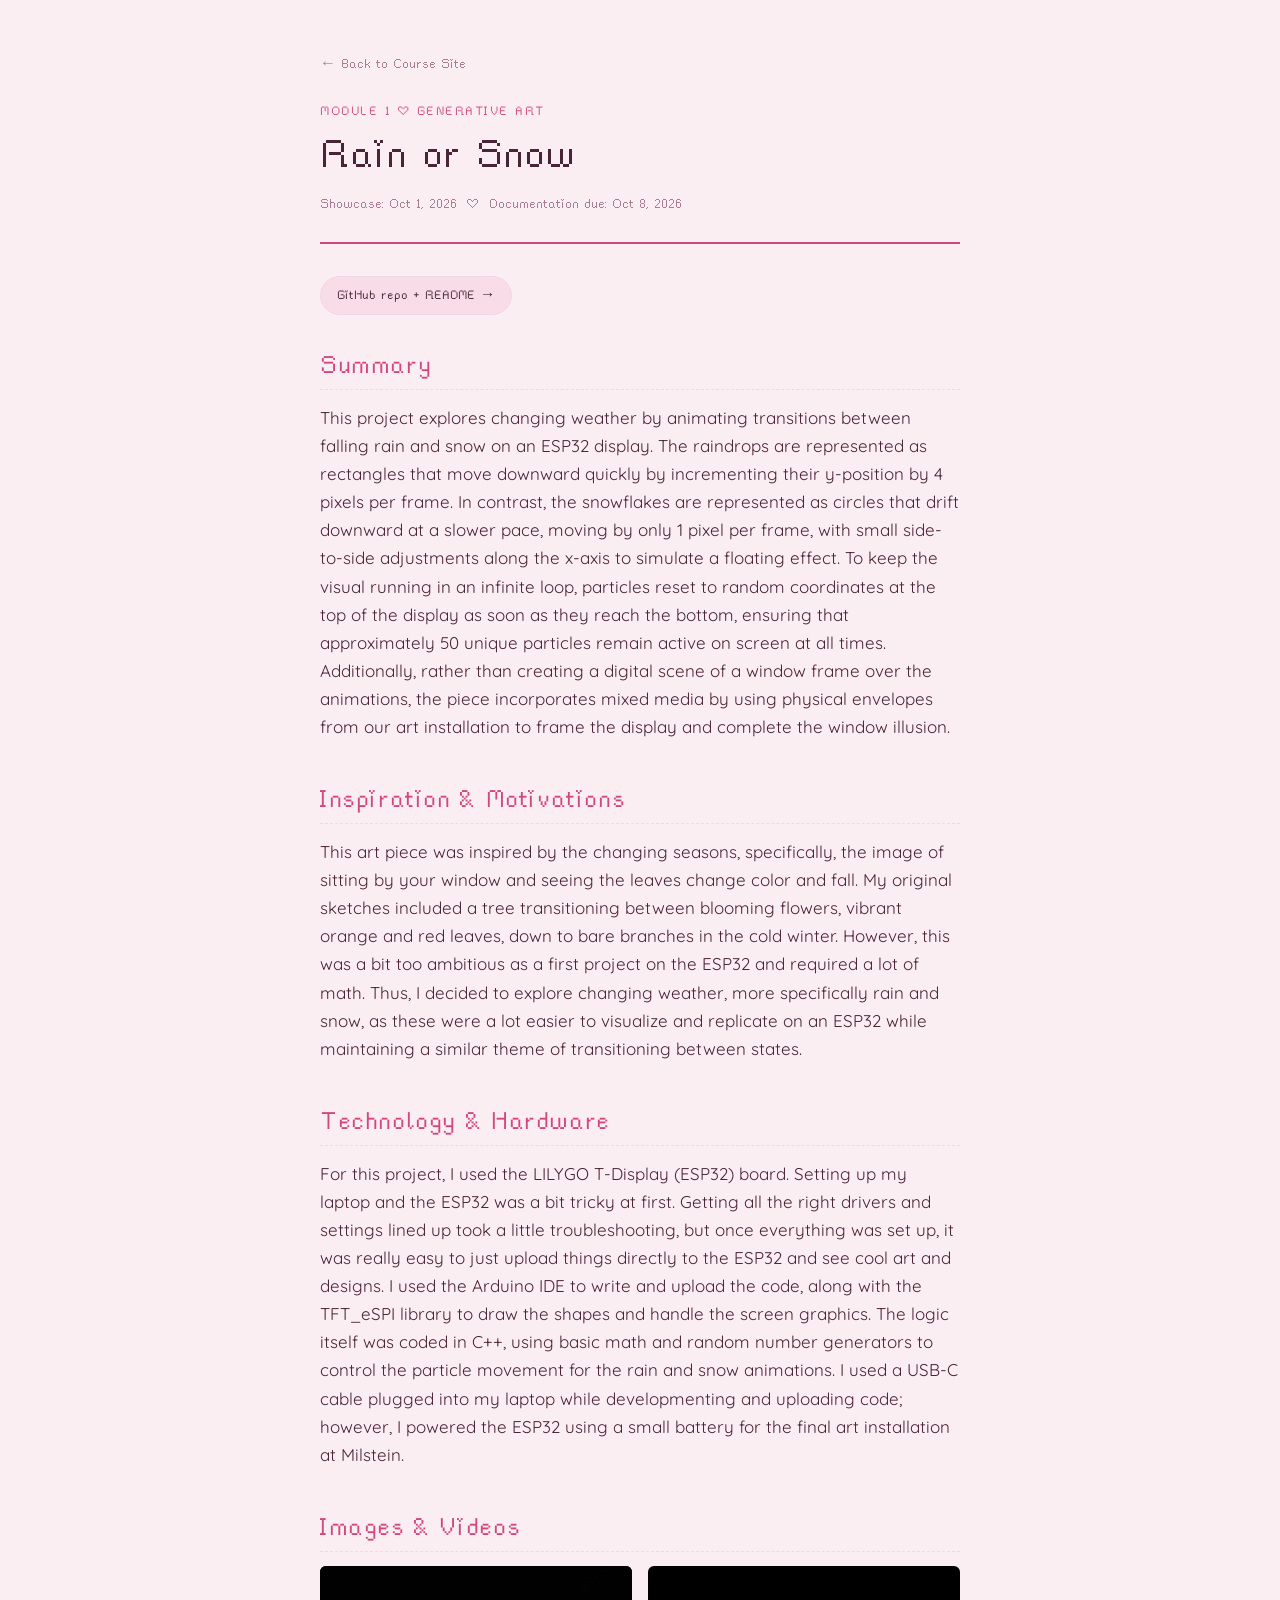
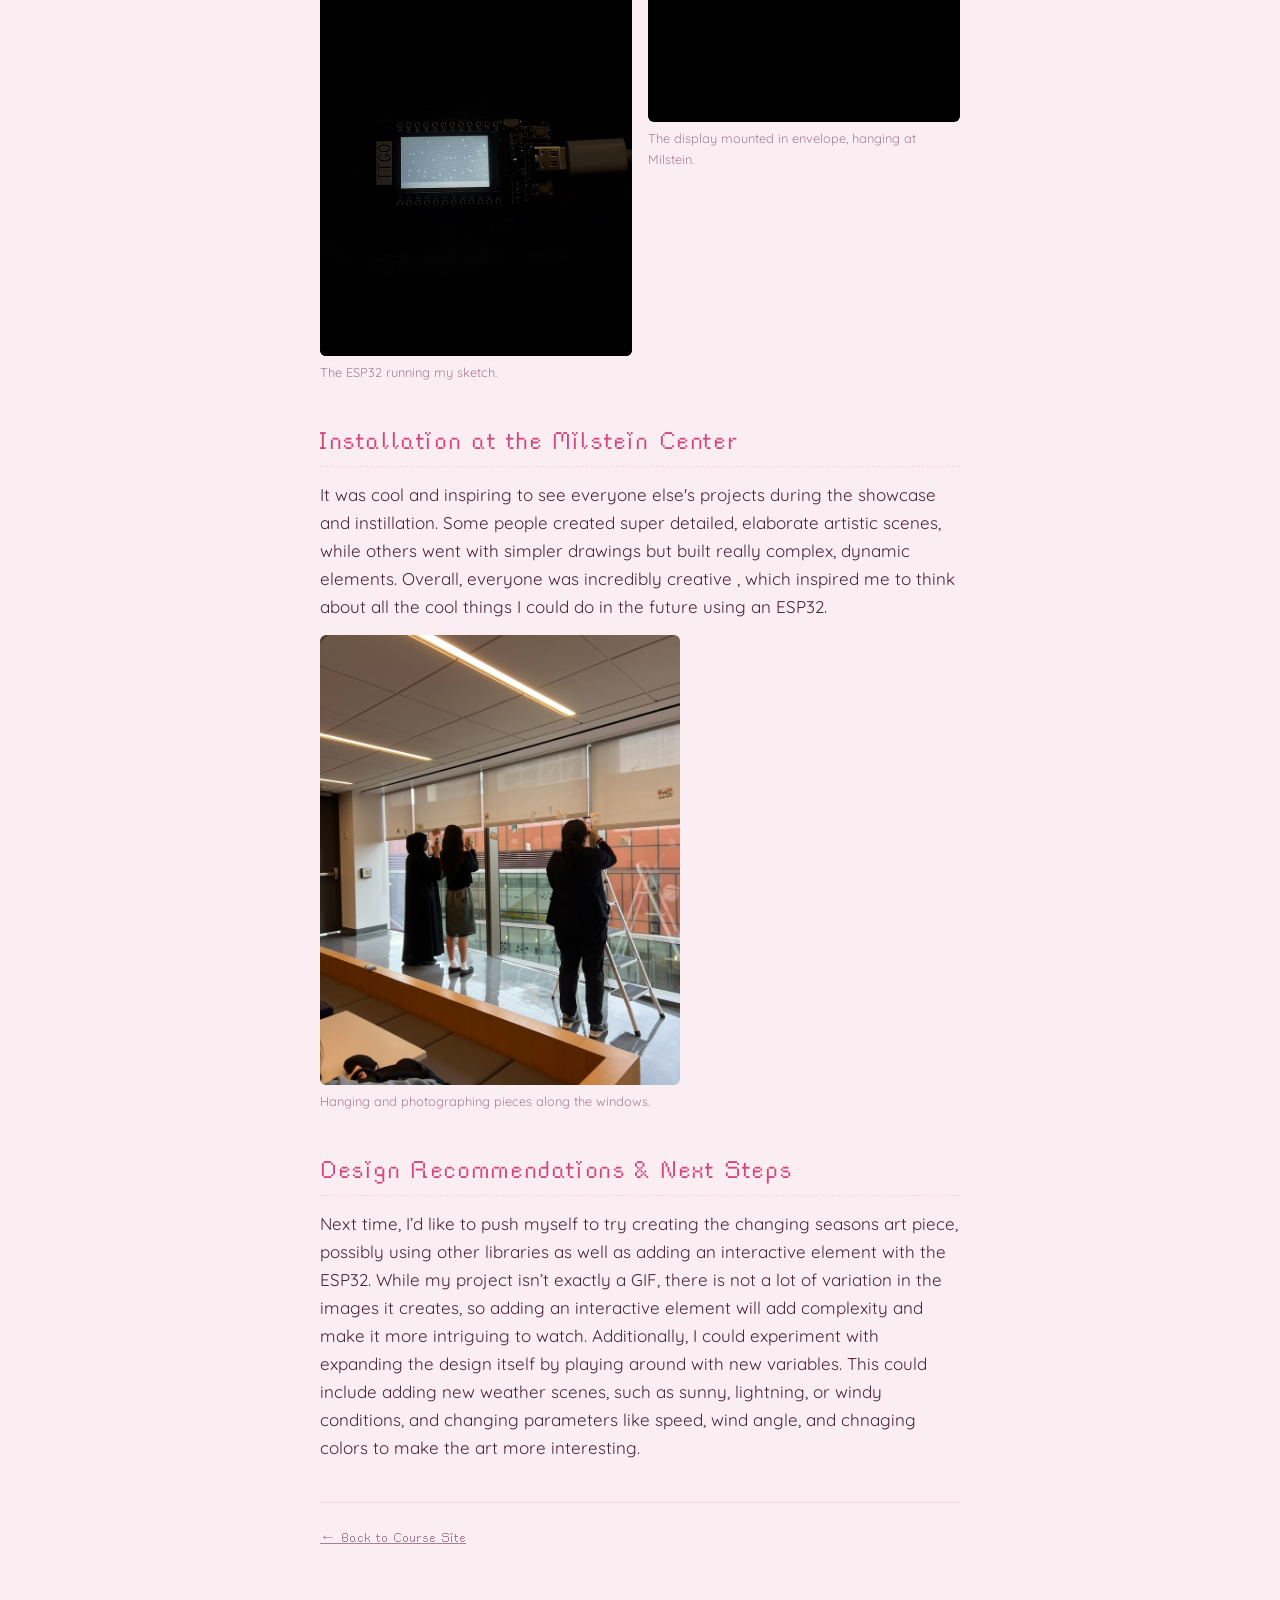
<file: projects/module_01.html>
<!doctype html>
<html lang="en">
<head>
<meta charset="utf-8">
<meta name="viewport" content="width=device-width, initial-scale=1">
<title>Module 1 Documentation</title>
<link rel="preconnect" href="https://fonts.googleapis.com">
<link rel="preconnect" href="https://fonts.gstatic.com" crossorigin>
<link href="https://fonts.googleapis.com/css2?family=Quicksand:wght@400;500;600;700&display=swap" rel="stylesheet">
<link rel="stylesheet" href="style.css">
</head>
<body>

<main>

  <a class="back-link" href="../index.html">&larr; Back to Course Site</a>

  <div class="kicker">Module 1 &middot; Generative Art</div>
  <h1>Rain or Snow</h1>
  <div class="meta">
    Showcase: Oct 1, 2026 &nbsp;&middot;&nbsp; Documentation due: Oct 8, 2026
  </div>

  <div class="doc-links">
    <a class="doc-link" href="https://github.com/kyjuanyACF/epsp32-weather" target="_blank">GitHub repo + README &rarr;</a>
  </div>

  <section>
    <h2>Summary</h2>
    <p>This project explores changing weather  by animating transitions between falling rain and snow on an ESP32 display. The raindrops are represented as rectangles that move downward quickly by incrementing their y-position by 4 pixels per frame. In contrast, the snowflakes are represented as circles that drift downward at a slower pace, moving by only 1 pixel per frame, with small side-to-side adjustments along the x-axis to simulate a floating effect. To keep the visual running in an infinite loop, particles reset to random coordinates at the top of the display as soon as they reach the bottom, ensuring that approximately 50 unique particles remain active on screen at all times. Additionally, rather than creating a digital scene of a window frame over the animations, the piece incorporates mixed media by using physical envelopes from our art installation to frame the display and complete the window illusion.</p>
  </section>

  <section>
    <h2>Inspiration & Motivations</h2>
    <p>This art piece was inspired by the changing seasons, specifically, the image of sitting by your window and seeing the leaves change color and fall. My original sketches included a tree transitioning between blooming flowers, vibrant orange and red leaves, down to bare branches in the cold winter. However, this was a bit too ambitious as a first project on the ESP32 and required a lot of math. Thus, I decided to explore changing weather, more specifically rain and snow, as these were a lot easier to visualize and replicate on an ESP32 while maintaining a similar theme of transitioning between states.</p>
  </section>

  <section>
    <h2>Technology & Hardware</h2>
    <p>For this project, I used the LILYGO T-Display (ESP32) board. Setting up my laptop and the ESP32 was a bit tricky at first. Getting all the right drivers and settings lined up took a little troubleshooting, but once everything was set up, it was really easy to just upload things directly to the ESP32 and see cool art and designs.

I used the Arduino IDE to write and upload the code, along with the TFT_eSPI library to draw the shapes and handle the screen graphics. The logic itself was coded in C++, using basic math and random number generators to control the particle movement for the rain and snow animations.

I used a USB-C cable plugged into my laptop while developmenting and uploading code; however, I powered the ESP32 using a small battery for the final art installation at Milstein.</p>
  </section>

  <section>
    <h2>Images & Videos</h2>
    <div class="photos">
      <figure>
        <img src="../media/module1-display.gif" alt="A LILYGO T-Display connected over USB-C in a dark room, its screen showing scattered white dots on a light background" loading="lazy">
        <figcaption>The ESP32 running my sketch.</figcaption>
      </figure>
      <figure class="single">
        <video src="../media/module1-envelope.mp4" autoplay loop muted playsinline></video>
        <figcaption>The display mounted in envelope, hanging at Milstein.</figcaption>
      </figure>
    </div>
  </section>

  <section>
    <h2>Installation at the Milstein Center</h2>
    <p>It was cool and inspiring to see everyone else's projects during the showcase and instillation. Some people created super detailed, elaborate artistic scenes, while others went with simpler drawings but built really complex, dynamic elements. Overall, everyone was  incredibly creative , which inspired me to think about all the cool things I could do in the future using an ESP32.</p>
    <figure class="single">
      <img src="../media/module1-installation.jpeg" alt="Three people standing at a wall of windows, hanging and photographing small pieces of work" loading="lazy">
      <figcaption>Hanging and photographing pieces along the windows.</figcaption>
    </figure>
  </section>

  <section>
    <h2>Design Recommendations &amp; Next Steps</h2>
    <p>Next time, I’d like to push myself to try creating the changing seasons art piece, possibly using other libraries as well as adding an interactive element with the ESP32. While my project isn’t exactly a GIF, there is not a lot of variation in the images it creates, so adding an interactive element will add complexity and make it more intriguing to watch.

Additionally, I could experiment with expanding the design itself by playing around with new variables. This could include adding  new weather scenes, such as sunny, lightning, or windy conditions, and changing parameters like speed, wind angle, and chnaging colors to make the art more interesting.</p>
  </section>

  <footer>
    <a href="../index.html">&larr; Back to Course Site</a>
  </footer>

</main>

</body>
</html>
</file>
<file: projects/style.css>
/* Font: rainyhearts.ttf is one folder up  */

@font-face {
  font-family: "Rainy Hearts";
  src: url("../rainyhearts.ttf") format("truetype");
  font-weight: normal;
  font-style: normal;
  font-display: swap;
}

/* Colors */
:root {
  --bg: #fbeef3;
  --surface: #fff8fa;
  --ink: #4a2438;
  --muted: #a97e94;
  --border: #f3d7e3;
  --accent: #d1477e;
  --accent-soft: #f8dde8;
  --stamp: #e08a5c;
  --note-1: #fbdde7;
  --note-2: #f6cfe0;
  --note-3: #f3d9ee;
  --note-4: #fbe3d3;
}

@media (prefers-color-scheme: dark) {
  :root:not([data-theme="light"]) {
    --bg: #241823;
    --surface: #2e1f2d;
    --ink: #f7e6ef;
    --muted: #c299b3;
    --border: #402b3d;
    --accent: #f2a6c8;
    --accent-soft: #3b2536;
    --stamp: #f0b391;
    --note-1: #3a2531;
    --note-2: #3f2733;
    --note-3: #382c3c;
    --note-4: #3d2c28;
  }
}

:root[data-theme="dark"] {
  --bg: #241823;
  --surface: #2e1f2d;
  --ink: #f7e6ef;
  --muted: #c299b3;
  --border: #402b3d;
  --accent: #f2a6c8;
  --accent-soft: #3b2536;
  --stamp: #f0b391;
  --note-1: #3a2531;
  --note-2: #3f2733;
  --note-3: #382c3c;
  --note-4: #3d2c28;
}

/* Project page */
* { box-sizing: border-box; }

body {
  margin: 0;
  background: var(--bg);
  color: var(--ink);
  font-family: "Quicksand", -apple-system, BlinkMacSystemFont, "Segoe UI", sans-serif;
  font-size: 17px;
  line-height: 1.65;
  -webkit-font-smoothing: antialiased;
}

main {
  width: 100%;
  max-width: 760px;
  margin: 0 auto;
  padding: 48px clamp(20px, 6vw, 60px) 96px;
}

.back-link {
  display: inline-flex;
  align-items: center;
  gap: 6px;
  font-family: "Rainy Hearts", "Quicksand", sans-serif;
  font-size: 1rem;
  color: var(--muted);
  text-decoration: none;
  margin-bottom: 22px;
}
.back-link:hover { color: var(--accent); }

.kicker {
  font-family: "Rainy Hearts", "Quicksand", sans-serif;
  font-size: 0.95rem;
  letter-spacing: 0.1em;
  text-transform: uppercase;
  color: var(--accent);
}

h1 {
  font-family: "Rainy Hearts", "Quicksand", sans-serif;
  font-weight: normal;
  font-size: 3rem;
  line-height: 1.1;
  margin: 4px 0 10px;
  text-wrap: balance;
}

.meta {
  font-family: "Rainy Hearts", "Quicksand", sans-serif;
  font-size: 1rem;
  color: var(--muted);
  padding-bottom: 24px;
  border-bottom: 2px solid var(--accent);
  margin-bottom: 32px;
}

h2 {
  font-family: "Rainy Hearts", "Quicksand", sans-serif;
  font-weight: normal;
  font-size: 1.9rem;
  line-height: 1.2;
  letter-spacing: 0.02em;
  color: var(--accent);
  margin: 0 0 14px;
  padding-bottom: 6px;
  border-bottom: 1px dashed var(--border);
}

section { margin-bottom: 40px; }

p { margin: 0 0 14px; }
p:last-child { margin-bottom: 0; }

.placeholder-box {
  border: 1px dashed var(--border);
  border-radius: 10px;
  padding: 28px 20px;
  text-align: center;
  color: var(--muted);
  font-size: 0.9rem;
  background: var(--surface);
}

.code-card {
  background: var(--ink);
  color: var(--accent-soft);
  border-radius: 10px;
  padding: 18px 20px;
  overflow-x: auto;
  font-size: 0.82rem;
  line-height: 1.6;
}
.code-card pre { margin: 0; }
.code-card code { font-family: "SFMono-Regular", Consolas, "Liberation Mono", Menlo, monospace; }

.reflection {
  background: var(--note-1);
  border-radius: 3px;
  padding: 22px 22px 18px;
  transform: rotate(-1deg);
}
.reflection h2 { color: var(--ink); opacity: 0.75; }

.tech-stack {
  display: flex;
  flex-wrap: wrap;
  gap: 8px;
}
.tech-pill {
  font-family: "Rainy Hearts", "Quicksand", sans-serif;
  font-size: 0.9rem;
  border: 1px solid var(--border);
  border-radius: 20px;
  padding: 3px 12px;
  color: var(--muted);
}

footer {
  font-family: "Rainy Hearts", "Quicksand", sans-serif;
  font-size: 1rem;
  color: var(--muted);
  border-top: 1px solid var(--border);
  padding-top: 22px;
  margin-top: 20px;
}
footer a { color: var(--muted); }

@media (max-width: 520px) {
  h1 { font-size: 2.3rem; }
  h2 { font-size: 1.6rem; }
  h3 { font-size: 1.2rem; }
}

.prompt { color: var(--muted); font-style: italic; font-size: 0.92rem; margin: 0 0 12px; }
.doc-links { display: flex; flex-wrap: wrap; align-items: center; gap: 10px; margin: 0 0 32px; }
.doc-sep { font-family: "Rainy Hearts", "Quicksand", sans-serif; color: var(--accent); }
.doc-link {
  font-family: "Rainy Hearts", "Quicksand", sans-serif; font-size: 0.95rem;
  background: var(--accent-soft); border: 1px solid var(--border); border-radius: 20px;
  padding: 6px 16px; color: var(--ink); text-decoration: none;
  transition: background 0.15s, transform 0.15s;
}
.doc-link:hover { background: var(--note-2); transform: translateY(-1px); }
.note {
  background: var(--note-1); border-radius: 3px;
  padding: 18px 20px; transform: rotate(-0.8deg);
  margin: 0 0 36px; font-size: 0.92rem;
}
.note strong { font-family: "Rainy Hearts", "Quicksand", sans-serif; font-weight: normal; letter-spacing: 0.04em; }

.photos { display: grid; grid-template-columns: repeat(auto-fit, minmax(220px, 1fr)); gap: 16px; margin: 0 0 14px; }
figure { margin: 0; }
figure img { display: block; width: 100%; aspect-ratio: 4 / 5; object-fit: cover; border-radius: 6px; background: #000; }
figure.single { max-width: 360px; }
figcaption { font-size: 0.8rem; color: var(--muted); margin-top: 6px; }

.video, .video-container { position: relative; aspect-ratio: 16 / 9; border-radius: 10px; overflow: hidden; background: var(--surface); margin: 0 0 14px; }
.video iframe, .video-container iframe { position: absolute; inset: 0; width: 100%; height: 100%; border: 0; }

figure video { display: block; width: 100%; height: auto; border-radius: 6px; background: #000; }

.full-img {
  width: 100%;
  height: auto;
  aspect-ratio: auto;
  object-fit: contain;
}
/* ===================== Code snippets ===================== */
/* Code snippets: built by the script at the bottom of the page */

.snippet {
  --code-bg: #1f1420;
  --code-gutter: #181018;
  --code-ink: #f3dfea;
  --code-dim: #7d6275;
  --code-line: #2c1d2b;
  margin: 0 0 24px;
  border-radius: 10px;
  overflow: hidden;
  background: var(--code-bg);
  border: 1px solid #3a2638;
  box-shadow: 0 6px 18px rgba(74, 36, 56, 0.18);
  font-family: "JetBrains Mono", "Fira Code", "SFMono-Regular", Consolas, "Liberation Mono", Menlo, monospace;
}

/* Title bar, like an editor tab */
.snippet-head {
  display: flex;
  align-items: stretch;
  background: var(--code-gutter);
  border-bottom: 1px solid #3a2638;
  font-size: 0.74rem;
}
.snippet-dots {
  display: flex;
  align-items: center;
  gap: 6px;
  padding: 0 12px;
}
.snippet-dots i {
  width: 10px; height: 10px; border-radius: 50%;
  background: #ff5f57;
}
.snippet-dots i:nth-child(2) { background: #febc2e; }
.snippet-dots i:nth-child(3) { background: #28c840; }

.snippet-file {
  font-family: inherit;
  padding: 8px 16px;
  color: var(--code-ink);
  background: var(--code-bg);
  border-top: 2px solid #f2a6c8;
  border-right: 1px solid #3a2638;
  border-left: 1px solid #3a2638;
}
.snippet-lang {
  margin-left: auto;
  align-self: center;
  padding: 0 10px;
  color: var(--code-dim);
  text-transform: lowercase;
}
.snippet-copy {
  align-self: center;
  margin-right: 10px;
  font: inherit;
  color: var(--code-ink);
  background: var(--code-line);
  border: 1px solid #3a2638;
  border-radius: 5px;
  padding: 2px 10px;
  cursor: pointer;
}
.snippet-copy:hover { background: #3a2638; }

/* Body: line numbers + code */
.snippet-body {
  display: flex;
  align-items: flex-start;
  max-height: 480px;          /* long code scrolls inside the box */
  overflow-y: auto;
  font-size: 0.8rem;
  line-height: 1.65;
}
.snippet .snippet-gutter {
  flex: 0 0 auto;
  min-height: 100%;
  margin: 0;
  padding: 14px 12px 14px 14px;
  text-align: right;
  color: var(--code-dim);
  background: var(--code-gutter);
  border-right: 1px solid #3a2638;
  user-select: none;          /* line numbers don't get copied */
  white-space: pre;
}
.snippet pre {
  flex: 1;
  margin: 0;
  padding: 14px 18px;
  overflow-x: auto;
  color: var(--code-ink);
  tab-size: 2;
  white-space: pre;
}
.snippet code { font-family: inherit; background: none; border: 0; padding: 0; }

.snippet figcaption {
  margin: 0;
  padding: 8px 14px;
  background: var(--code-gutter);
  border-top: 1px solid #3a2638;
  font-family: "Quicksand", sans-serif;
  font-size: 0.78rem;
  color: var(--code-dim);
}

/* Syntax colors (highlight.js classes) */
.snippet .hljs-comment, .snippet .hljs-quote { color: #8a6f82; font-style: italic; }
.snippet .hljs-keyword, .snippet .hljs-selector-tag { color: #f2a6c8; }
.snippet .hljs-string, .snippet .hljs-regexp { color: #ffd59e; }
.snippet .hljs-number, .snippet .hljs-literal { color: #b7e4c7; }
.snippet .hljs-title, .snippet .hljs-title.function_, .snippet .hljs-section { color: #c7b8ff; }
.snippet .hljs-built_in, .snippet .hljs-type, .snippet .hljs-class { color: #9ad7f5; }
.snippet .hljs-meta, .snippet .hljs-meta .hljs-keyword { color: #f0b391; }
.snippet .hljs-meta .hljs-string { color: #ffd59e; }
.snippet .hljs-attr, .snippet .hljs-attribute, .snippet .hljs-property { color: #9ad7f5; }
.snippet .hljs-variable, .snippet .hljs-params { color: var(--code-ink); }
.snippet .hljs-tag, .snippet .hljs-name { color: #f2a6c8; }
.snippet .hljs-selector-class, .snippet .hljs-selector-id { color: #c7b8ff; }

/* Inline code in paragraphs, like `analogRead()` */
p code, li code {
  font-family: "JetBrains Mono", "SFMono-Regular", Consolas, Menlo, monospace;
  font-size: 0.85em;
  background: var(--accent-soft);
  color: var(--ink);
  border: 1px solid var(--border);
  border-radius: 5px;
  padding: 1px 6px;
}

/* ===================== Technical Implementation ===================== */
h3 {
  font-family: "Rainy Hearts", "Quicksand", sans-serif;
  font-weight: normal;
  font-size: 1.35rem;
  line-height: 1.25;
  color: var(--ink);
  margin: 36px 0 10px;
}
h3::before { content: "\2726  "; color: var(--accent); font-size: 0.8em; }
section h2 + h3 { margin-top: 18px; }

/* pixel font: never fake-bold it */
h1, h2, h3, .kicker, .meta, .back-link { font-synthesis: none; }

.parts {
  display: flex;
  flex-wrap: wrap;
  gap: 8px;
  list-style: none;
  padding: 0;
  margin: 0 0 22px;
}
.parts li {
  font-family: "Rainy Hearts", "Quicksand", sans-serif;
  font-size: 0.95rem;
  background: var(--accent-soft);
  border: 1px solid var(--border);
  border-radius: 20px;
  padding: 3px 12px;
}

.pin-map {
  list-style: none;
  padding: 0;
  margin: 0 0 14px;
  border: 1px solid var(--border);
  border-radius: 10px;
  overflow: hidden;
  background: var(--surface);
  font-size: 0.9rem;
}
.pin-map li {
  display: grid;
  grid-template-columns: 9.5em 6.5em 1fr;
  gap: 10px;
  padding: 7px 14px;
  border-top: 1px solid var(--border);
  color: var(--muted);
}
.pin-map li:first-child { border-top: 0; }
.pin-map span { color: var(--ink); }
.pin-map b {
  font-family: "JetBrains Mono", "SFMono-Regular", Consolas, Menlo, monospace;
  font-weight: 600;
  font-size: 0.85em;
  color: var(--accent);
}
@media (max-width: 520px) {
  .pin-map li { grid-template-columns: 1fr auto; row-gap: 0; }
}

section strong { color: var(--accent); font-weight: 600; }


.controller-video { margin: 18px 0 0; }
.controller-video video {
  width: 100%;
  max-height: 520px;
  object-fit: contain;
  border-radius: 10px;
  background: #000;
}

section ol, section ul:not(.parts):not(.pin-map) { margin: 0 0 16px; padding-left: 1.3em; }
section ol li, section ul:not(.parts):not(.pin-map) li { margin-bottom: 8px; }
section li b { font-weight: 600; color: var(--ink); }
</file>
